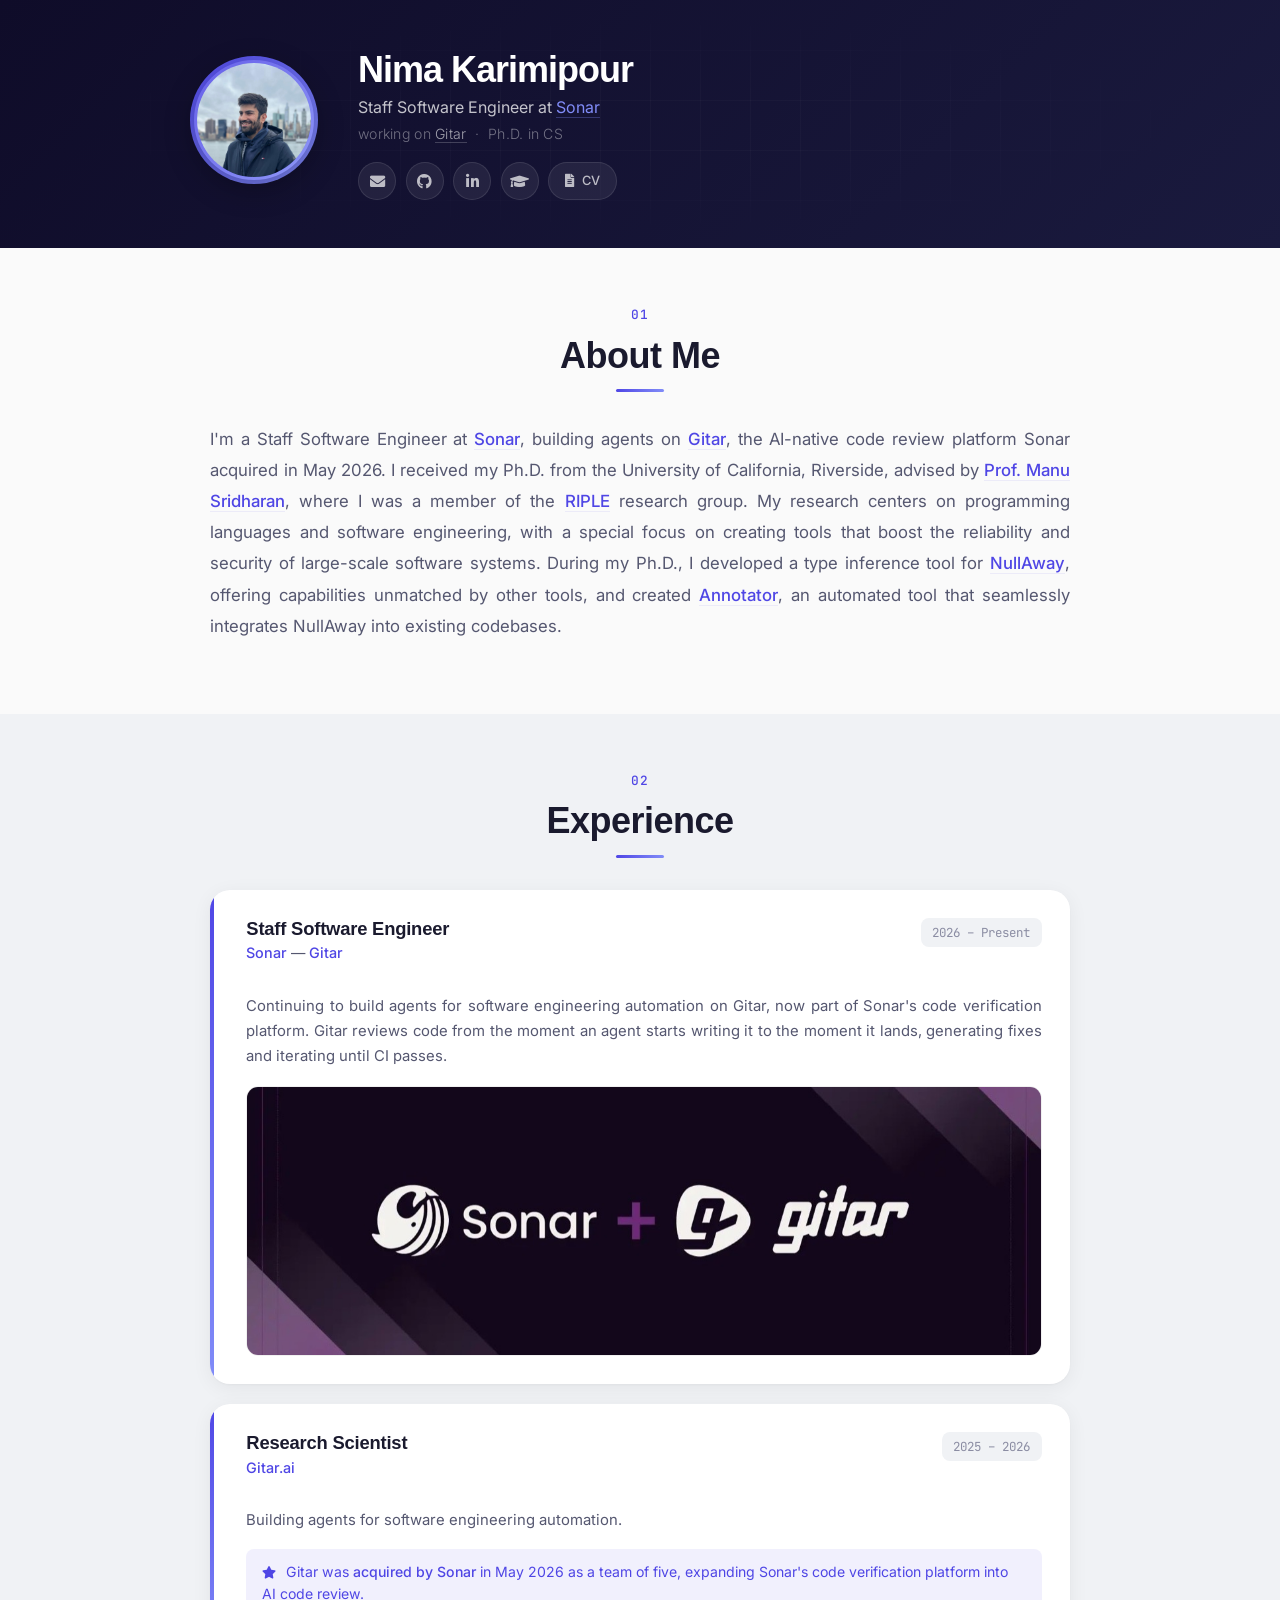
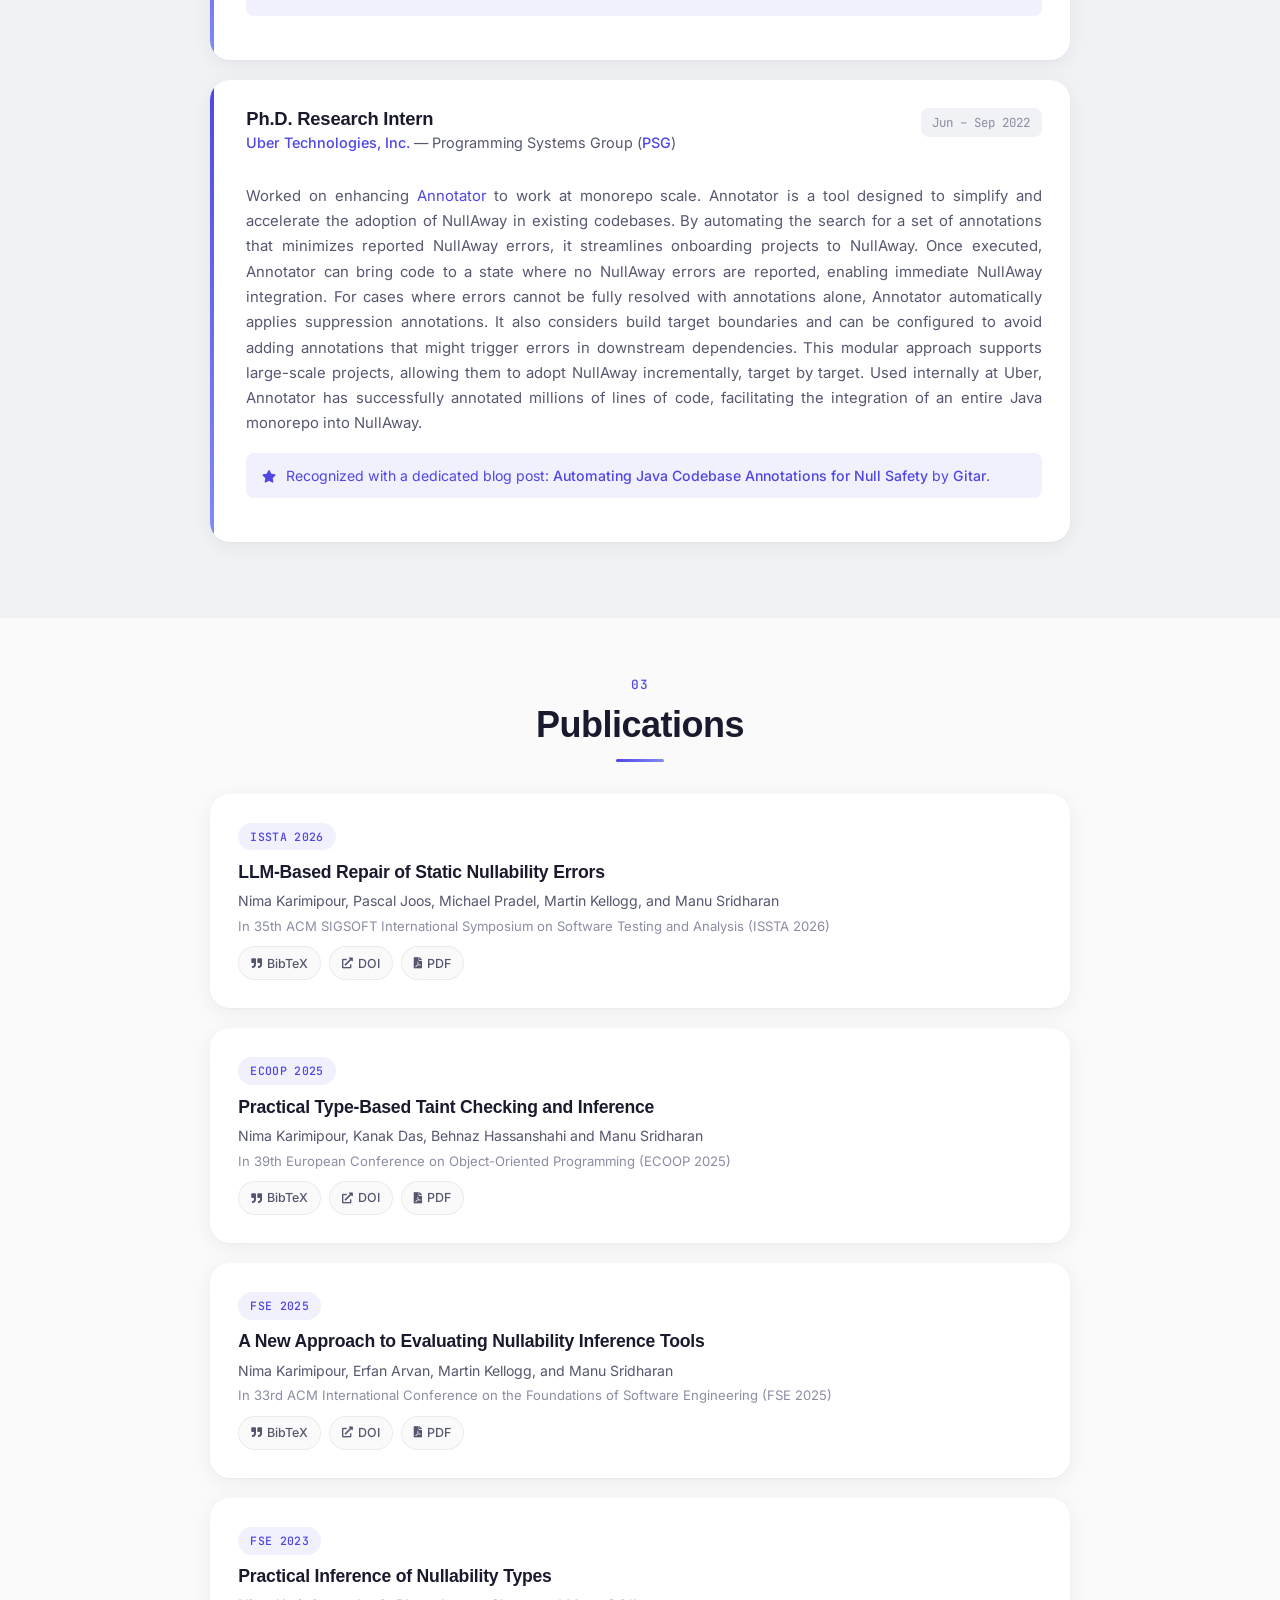
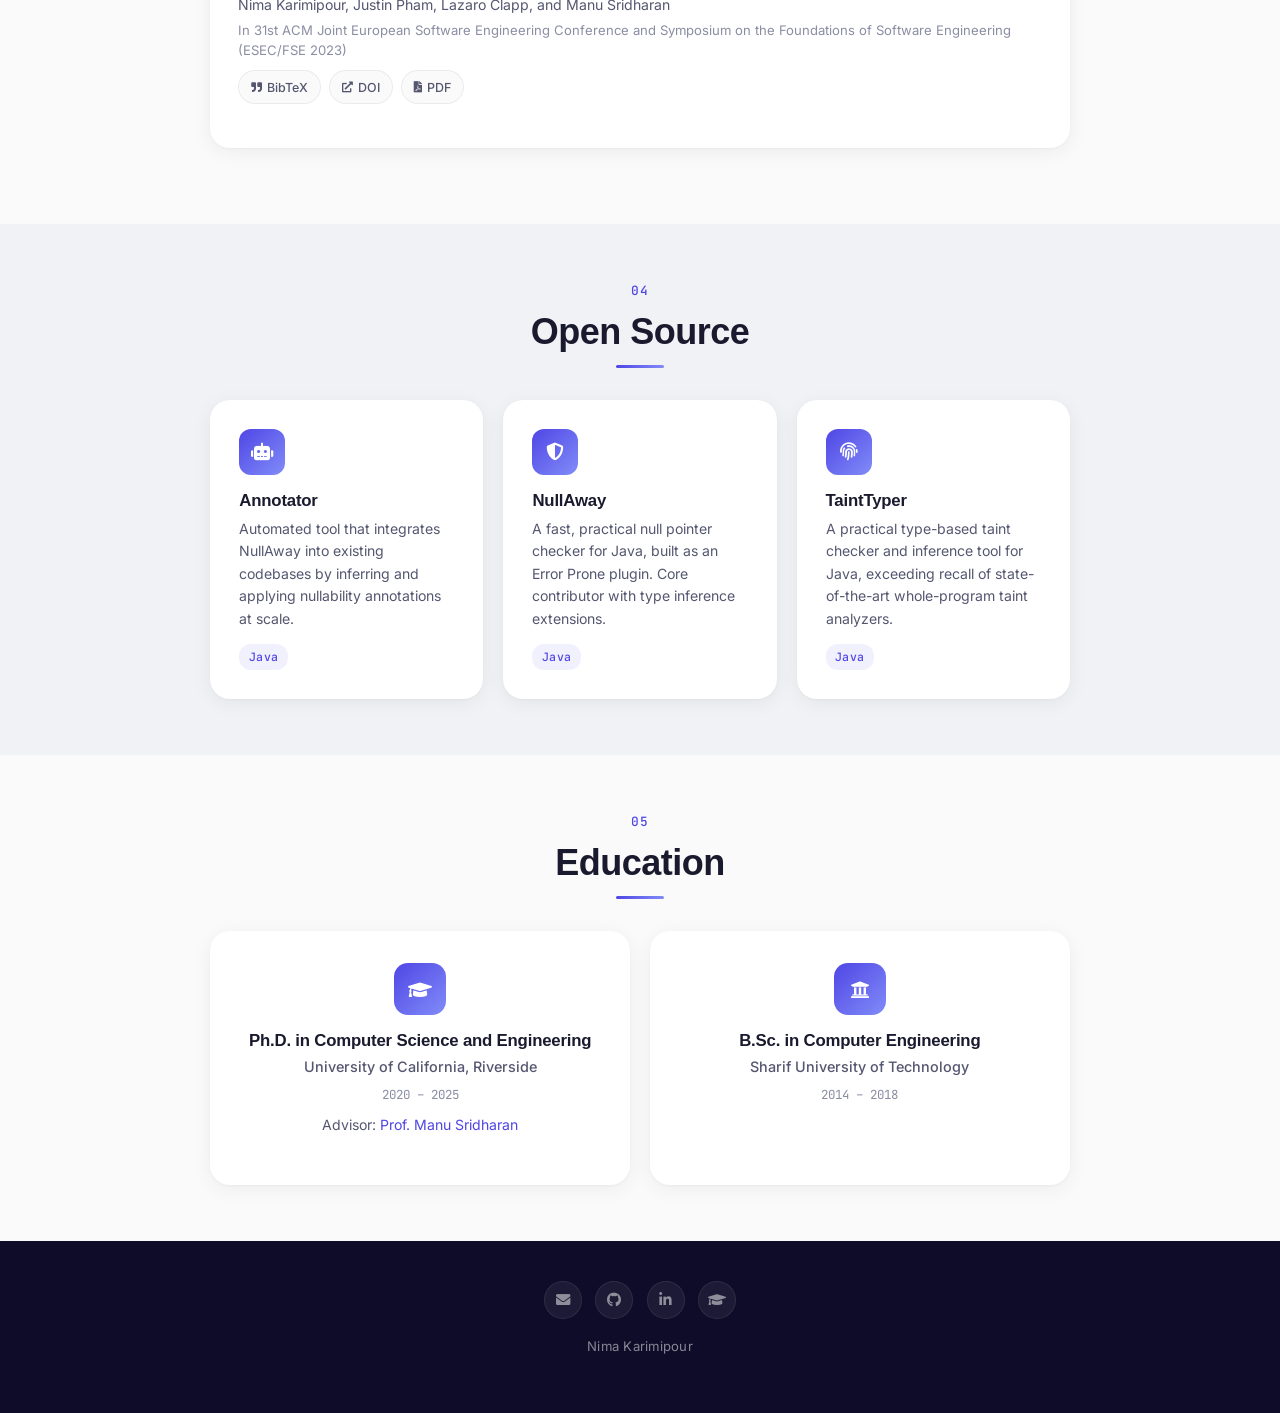
<file: index.html>
<!DOCTYPE html>
<html lang="en-US">

<head>
  <meta name="google-site-verification" content="Sg8JpaxJ1zxccD4x__azOkPp1_37JMCA1VBwecdzd84" />
  <meta name="keywords"
    content="Static Analysis, Nima, Nima Karimipour, Nima K, Computer Science, Sonar, SonarSource, SonarQube, AI Code Review, Code Verification, Gitar, Gitar.ai, Agents, Uber, Uber Technologies, NullAway, Annotator, NullAwayAnnotator, UCR RIPLE, Prof. Manu Sridharan, Java, Software Engineering">
  <meta charset="UTF-8">
  <meta http-equiv="X-UA-Compatible" content="IE=edge">
  <meta name="viewport" content="width=device-width, initial-scale=1">
  <title>Nima Karimipour</title>
  <link rel="preconnect" href="https://fonts.googleapis.com">
  <link rel="preconnect" href="https://fonts.gstatic.com" crossorigin>
  <link href="https://fonts.googleapis.com/css2?family=Inter:wght@300;400;500;600;700;800&family=JetBrains+Mono:wght@400;500&display=swap" rel="stylesheet">
  <link href="css/font-awesome/css/all.min.css?ver=1.2.0" rel="stylesheet">
  <link href="css/bootstrap.min.css?ver=1.2.0" rel="stylesheet">
  <link href="css/main.css?ver=3.1.0" rel="stylesheet">
  <link href="https://unpkg.com/aos@2.3.4/dist/aos.css" rel="stylesheet">
</head>

<body id="top">

  <!-- Navigation -->
  <nav class="navbar-fixed" id="navbar">
    <div class="nav-inner">
      <a href="#top" class="nav-logo">NK</a>
      <div class="nav-links">
        <a href="#about">About</a>
        <a href="#experience">Experience</a>
        <a href="#publications">Publications</a>
        <a href="#projects">Projects</a>
        <a href="#education">Education</a>
        <button class="theme-toggle" id="themeToggle" title="Toggle dark mode">
          <i class="fas fa-moon"></i>
        </button>
      </div>
    </div>
  </nav>

  <!-- Hero Banner -->
  <section class="hero-banner" id="hero">
    <div class="container">
      <div class="hero-row">
        <div class="hero-avatar-col">
          <div class="avatar-ring">
            <img src="images/avatar.jpg" alt="Nima Karimipour" class="hero-avatar" />
          </div>
        </div>
        <div class="hero-info-col">
          <h1 class="hero-name">Nima Karimipour</h1>
          <p class="hero-title">Staff Software Engineer at <a href="https://www.sonarsource.com" target="_blank" rel="noopener noreferrer">Sonar</a></p>
          <p class="hero-subtitle">working on <a href="https://gitar.ai" target="_blank" rel="noopener noreferrer">Gitar</a> &nbsp;&middot;&nbsp; Ph.D. in CS</p>
          <div class="hero-links">
            <a href="mailto:nima.karimipour@sonarsource.com" class="hero-btn" title="Email">
              <i class="fas fa-envelope"></i>
            </a>
            <a href="https://github.com/nimakarimipour" target="_blank" rel="noopener noreferrer" class="hero-btn" title="GitHub">
              <i class="fab fa-github"></i>
            </a>
            <a href="https://www.linkedin.com/in/nima-karimipour-846359144/" target="_blank" rel="noopener noreferrer" class="hero-btn" title="LinkedIn">
              <i class="fab fa-linkedin-in"></i>
            </a>
            <a href="https://scholar.google.com/citations?user=zPD7PukAAAAJ&hl=en" target="_blank" rel="noopener noreferrer" class="hero-btn" title="Google Scholar">
              <i class="fas fa-graduation-cap"></i>
            </a>
            <a href="files/CV.pdf" target="_blank" class="hero-btn hero-btn-outline" title="Download CV">
              <i class="fas fa-file-alt"></i> <span>CV</span>
            </a>
          </div>
        </div>
      </div>
    </div>
  </section>

  <!-- About Section -->
  <section class="section" id="about">
    <div class="container">
      <div class="section-header" data-aos="fade-up">
        <span class="section-tag">01</span>
        <h2 class="section-title">About Me</h2>
        <div class="section-line"></div>
      </div>
      <div class="row justify-content-center" data-aos="fade-up" data-aos-delay="100">
        <div class="col-lg-10">
          <p class="about-text">
            I'm a Staff Software Engineer at <a href="https://www.sonarsource.com">Sonar</a>, building agents on
            <a href="https://gitar.ai">Gitar</a>, the AI-native code review platform Sonar acquired in May 2026.
            I received my Ph.D. from the University of California, Riverside, advised by <a
              href="https://manu.sridharan.net">Prof. Manu Sridharan</a>, where I was a member of the <a
              href="https://riple.cs.ucr.edu/">RIPLE</a> research group. My research centers on programming
            languages and software engineering, with a special focus on creating tools that boost the reliability
            and security of large-scale software systems. During my Ph.D., I developed a type inference tool
            for <a href="https://www.uber.com/blog/nullaway/">NullAway</a>, offering capabilities unmatched by other
            tools, and created <a href="https://github.com/ucr-riple/NullAwayAnnotator">Annotator</a>, an automated
            tool that seamlessly integrates NullAway into existing codebases.
          </p>
        </div>
      </div>
    </div>
  </section>

  <!-- Experience Section -->
  <section class="section section-alt" id="experience">
    <div class="container">
      <div class="section-header" data-aos="fade-up">
        <span class="section-tag">02</span>
        <h2 class="section-title">Experience</h2>
        <div class="section-line"></div>
      </div>
      <div class="row justify-content-center">
        <div class="col-lg-10">
          <div class="exp-card" data-aos="fade-up" data-aos-delay="100">
            <div class="exp-card-accent"></div>
            <div class="exp-card-content">
              <div class="exp-header">
                <div>
                  <h3 class="exp-role">Staff Software Engineer</h3>
                  <p class="exp-company"><a href="https://www.sonarsource.com">Sonar</a> &mdash; <a href="https://gitar.ai">Gitar</a></p>
                </div>
                <span class="exp-date">2026 &ndash; Present</span>
              </div>
              <p class="exp-desc">
                Continuing to build agents for software engineering automation on Gitar, now part of Sonar's
                code verification platform. Gitar reviews code from the moment an agent starts writing it to the
                moment it lands, generating fixes and iterating until CI passes.
              </p>
              <a href="https://www.sonarsource.com/blog/welcoming-gitar-to-sonar/" target="_blank" rel="noopener noreferrer" class="exp-banner">
                <img src="images/sonar-gitar.jpg" alt="Sonar + Gitar" loading="lazy" />
              </a>
            </div>
          </div>

          <div class="exp-card" data-aos="fade-up" data-aos-delay="200">
            <div class="exp-card-accent"></div>
            <div class="exp-card-content">
              <div class="exp-header">
                <div>
                  <h3 class="exp-role">Research Scientist</h3>
                  <p class="exp-company"><a href="https://gitar.ai">Gitar.ai</a></p>
                </div>
                <span class="exp-date">2025 &ndash; 2026</span>
              </div>
              <p class="exp-desc">Building agents for software engineering automation.</p>
              <p class="exp-highlight">
                <i class="fas fa-star"></i>
                Gitar was <a href="https://www.sonarsource.com/company/press-releases/sonar-acquires-gitar/">acquired by Sonar</a> in May 2026 as a team of five, expanding Sonar's code verification platform into AI code review.
              </p>
            </div>
          </div>

          <div class="exp-card" data-aos="fade-up" data-aos-delay="300">
            <div class="exp-card-accent"></div>
            <div class="exp-card-content">
              <div class="exp-header">
                <div>
                  <h3 class="exp-role">Ph.D. Research Intern</h3>
                  <p class="exp-company"><a href="https://uber.com">Uber Technologies, Inc.</a> &mdash; Programming Systems Group (<a href="https://www.uber.com/fr/en/about/science/">PSG</a>)</p>
                </div>
                <span class="exp-date">Jun &ndash; Sep 2022</span>
              </div>
              <p class="exp-desc">
                Worked on enhancing <a href="https://github.com/ucr-riple/NullAwayAnnotator">Annotator</a> to work at
                monorepo scale. Annotator is a tool designed to simplify and accelerate the adoption of NullAway in
                existing codebases. By automating the search for a set of annotations that minimizes reported NullAway
                errors, it streamlines onboarding projects to NullAway. Once executed, Annotator can bring code to a
                state where no NullAway errors are reported, enabling immediate NullAway integration. For cases where
                errors cannot be fully resolved with annotations alone, Annotator automatically applies suppression
                annotations. It also considers build target boundaries and can be configured to avoid adding
                annotations that might trigger errors in downstream dependencies. This modular approach supports
                large-scale projects, allowing them to adopt NullAway incrementally, target by target. Used internally
                at Uber, Annotator has successfully annotated millions of lines of code, facilitating the integration
                of an entire Java monorepo into NullAway.
              </p>
              <p class="exp-highlight">
                <i class="fas fa-star"></i>
                Recognized with a dedicated blog post: <a href="https://gitar.ai/blog/automating-java-codebase-annotations-for-null-safety">Automating Java Codebase Annotations for Null Safety</a> by <a href="https://gitar.ai/">Gitar</a>.
              </p>
            </div>
          </div>
        </div>
      </div>
    </div>
  </section>

  <!-- Publications Section -->
  <section class="section" id="publications">
    <div class="container">
      <div class="section-header" data-aos="fade-up">
        <span class="section-tag">03</span>
        <h2 class="section-title">Publications</h2>
        <div class="section-line"></div>
      </div>
      <div class="row justify-content-center">
        <div class="col-lg-10">

          <div class="pub-card" data-aos="fade-up" data-aos-delay="100">
            <div class="pub-venue-badge">ISSTA 2026</div>
            <h3 class="pub-title">LLM-Based Repair of Static Nullability Errors</h3>
            <p class="pub-authors">Nima Karimipour, Pascal Joos, Michael Pradel, Martin Kellogg, and Manu Sridharan</p>
            <p class="pub-venue-detail">In 35th ACM SIGSOFT International Symposium on Software Testing and Analysis (ISSTA 2026)</p>
            <div class="pub-links">
              <a href="files/papers/issta2026-llm-nullability-repair.bib" class="pub-link"><i class="fas fa-quote-right"></i> BibTeX</a>
              <a href="https://arxiv.org/abs/2507.20674" class="pub-link"><i class="fas fa-external-link-alt"></i> DOI</a>
              <a href="https://arxiv.org/pdf/2507.20674" class="pub-link"><i class="fas fa-file-pdf"></i> PDF</a>
            </div>
          </div>

          <div class="pub-card" data-aos="fade-up" data-aos-delay="150">
            <div class="pub-venue-badge">ECOOP 2025</div>
            <h3 class="pub-title">Practical Type-Based Taint Checking and Inference</h3>
            <p class="pub-authors">Nima Karimipour, Kanak Das, Behnaz Hassanshahi and Manu Sridharan</p>
            <p class="pub-venue-detail">In 39th European Conference on Object-Oriented Programming (ECOOP 2025)</p>
            <div class="pub-links">
              <a href="files/papers/ecoop2025-taint-inference.bib" class="pub-link"><i class="fas fa-quote-right"></i> BibTeX</a>
              <a href="https://arxiv.org/abs/2504.18529" class="pub-link"><i class="fas fa-external-link-alt"></i> DOI</a>
              <a href="files/papers/ecoop2025-taint-inference.pdf" class="pub-link"><i class="fas fa-file-pdf"></i> PDF</a>
            </div>
          </div>

          <div class="pub-card" data-aos="fade-up" data-aos-delay="200">
            <div class="pub-venue-badge">FSE 2025</div>
            <h3 class="pub-title">A New Approach to Evaluating Nullability Inference Tools</h3>
            <p class="pub-authors">Nima Karimipour, Erfan Arvan, Martin Kellogg, and Manu Sridharan</p>
            <p class="pub-venue-detail">In 33rd ACM International Conference on the Foundations of Software Engineering (FSE 2025)</p>
            <div class="pub-links">
              <a href="files/papers/fse2025-nullability-comparison.bib" class="pub-link"><i class="fas fa-quote-right"></i> BibTeX</a>
              <a href="http://dx.doi.org/10.1145/3715732" class="pub-link"><i class="fas fa-external-link-alt"></i> DOI</a>
              <a href="files/papers/fse2025-nullability-comparison.pdf" class="pub-link"><i class="fas fa-file-pdf"></i> PDF</a>
            </div>
          </div>

          <div class="pub-card" data-aos="fade-up" data-aos-delay="250">
            <div class="pub-venue-badge">FSE 2023</div>
            <h3 class="pub-title">Practical Inference of Nullability Types</h3>
            <p class="pub-authors">Nima Karimipour, Justin Pham, Lazaro Clapp, and Manu Sridharan</p>
            <p class="pub-venue-detail">In 31st ACM Joint European Software Engineering Conference and Symposium on the Foundations of Software Engineering (ESEC/FSE 2023)</p>
            <div class="pub-links">
              <a href="https://manu.sridharan.net/pubs_bib.html#karimipour23practical" class="pub-link"><i class="fas fa-quote-right"></i> BibTeX</a>
              <a href="http://dx.doi.org/10.1145/3611643.3616326" class="pub-link"><i class="fas fa-external-link-alt"></i> DOI</a>
              <a href="https://manu.sridharan.net/files/FSE23Practical.pdf" class="pub-link"><i class="fas fa-file-pdf"></i> PDF</a>
            </div>
            <div class="pub-talk" id="presentation-embed-39014105"></div>
            <script src="https://slideslive.com/embed_presentation.js"></script>
            <script>
              document.addEventListener("DOMContentLoaded", function () {
                new SlidesLiveEmbed("presentation-embed-39014105", {
                  presentationId: "39014105",
                  autoPlay: false,
                  verticalEnabled: true,
                });
              });
            </script>
          </div>

        </div>
      </div>
    </div>
  </section>

  <!-- Projects Section -->
  <section class="section section-alt" id="projects">
    <div class="container">
      <div class="section-header" data-aos="fade-up">
        <span class="section-tag">04</span>
        <h2 class="section-title">Open Source</h2>
        <div class="section-line"></div>
      </div>
      <div class="row justify-content-center">
        <div class="col-lg-10">
          <div class="project-grid">

            <a href="https://github.com/ucr-riple/NullAwayAnnotator" target="_blank" rel="noopener noreferrer" class="project-card" data-aos="fade-up" data-aos-delay="100">
              <div class="project-icon"><i class="fas fa-robot"></i></div>
              <h3 class="project-name">Annotator</h3>
              <p class="project-desc">Automated tool that integrates NullAway into existing codebases by inferring and applying nullability annotations at scale.</p>
              <span class="project-tag">Java</span>
            </a>

            <a href="https://github.com/uber/NullAway" target="_blank" rel="noopener noreferrer" class="project-card" data-aos="fade-up" data-aos-delay="200">
              <div class="project-icon"><i class="fas fa-shield-alt"></i></div>
              <h3 class="project-name">NullAway</h3>
              <p class="project-desc">A fast, practical null pointer checker for Java, built as an Error Prone plugin. Core contributor with type inference extensions.</p>
              <span class="project-tag">Java</span>
            </a>

            <a href="https://github.com/ucr-riple/TaintTyper" target="_blank" rel="noopener noreferrer" class="project-card" data-aos="fade-up" data-aos-delay="300">
              <div class="project-icon"><i class="fas fa-fingerprint"></i></div>
              <h3 class="project-name">TaintTyper</h3>
              <p class="project-desc">A practical type-based taint checker and inference tool for Java, exceeding recall of state-of-the-art whole-program taint analyzers.</p>
              <span class="project-tag">Java</span>
            </a>

          </div>
        </div>
      </div>
    </div>
  </section>

  <!-- Education Section -->
  <section class="section" id="education">
    <div class="container">
      <div class="section-header" data-aos="fade-up">
        <span class="section-tag">05</span>
        <h2 class="section-title">Education</h2>
        <div class="section-line"></div>
      </div>
      <div class="row justify-content-center">
        <div class="col-lg-10">
          <div class="edu-grid">

            <div class="edu-card" data-aos="fade-up" data-aos-delay="100">
              <div class="edu-icon"><i class="fas fa-graduation-cap"></i></div>
              <h3 class="edu-degree">Ph.D. in Computer Science and Engineering</h3>
              <p class="edu-school"><a href="https://www.ucr.edu/">University of California, Riverside</a></p>
              <p class="edu-date">2020 &ndash; 2025</p>
              <p class="edu-detail">Advisor: <a href="https://manu.sridharan.net/">Prof. Manu Sridharan</a></p>
            </div>

            <div class="edu-card" data-aos="fade-up" data-aos-delay="200">
              <div class="edu-icon"><i class="fas fa-university"></i></div>
              <h3 class="edu-degree">B.Sc. in Computer Engineering</h3>
              <p class="edu-school"><a href="https://en.sharif.edu">Sharif University of Technology</a></p>
              <p class="edu-date">2014 &ndash; 2018</p>
            </div>

          </div>
        </div>
      </div>
    </div>
  </section>

  <!-- Footer -->
  <footer class="site-footer">
    <div class="container">
      <div class="footer-content">
        <div class="footer-links">
          <a href="mailto:nima.karimipour@sonarsource.com" title="Email"><i class="fas fa-envelope"></i></a>
          <a href="https://github.com/nimakarimipour" target="_blank" rel="noopener noreferrer" title="GitHub"><i class="fab fa-github"></i></a>
          <a href="https://www.linkedin.com/in/nima-karimipour-846359144/" target="_blank" rel="noopener noreferrer" title="LinkedIn"><i class="fab fa-linkedin-in"></i></a>
          <a href="https://scholar.google.com/citations?user=zPD7PukAAAAJ&hl=en" target="_blank" rel="noopener noreferrer" title="Google Scholar"><i class="fas fa-graduation-cap"></i></a>
        </div>
        <p class="footer-text">Nima Karimipour</p>
      </div>
    </div>
  </footer>

  <script src="scripts/bootstrap.bundle.min.js?ver=1.2.0"></script>
  <script src="https://unpkg.com/aos@2.3.4/dist/aos.js"></script>
  <script src="scripts/main.js?ver=3.1.0"></script>
</body>

</html>
</file>
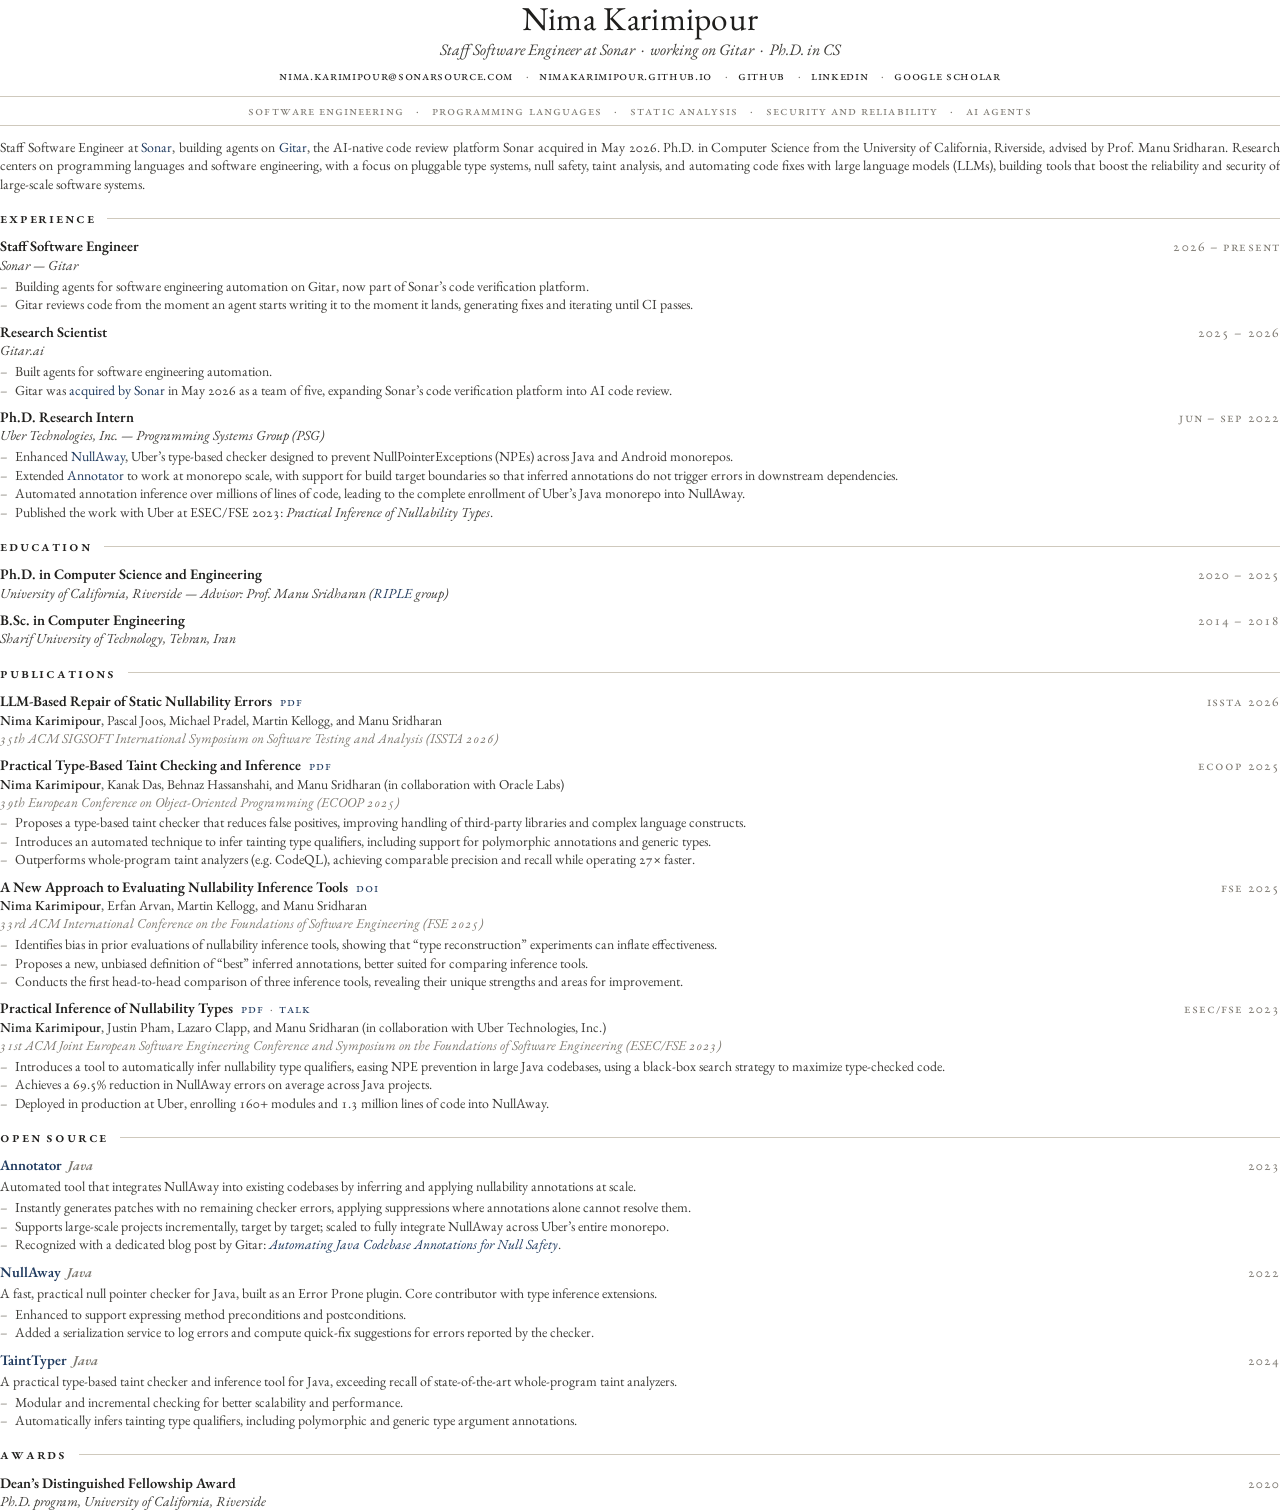
<file: cv/cv.html>
<!DOCTYPE html>
<html lang="en">
<head>
<meta charset="UTF-8">
<title>Nima Karimipour — CV</title>
<link rel="preconnect" href="https://fonts.googleapis.com">
<link rel="preconnect" href="https://fonts.gstatic.com" crossorigin>
<link href="https://fonts.googleapis.com/css2?family=EB+Garamond:ital,wght@0,400;0,500;0,600;1,400&display=swap" rel="stylesheet">
<style>
  @page { size: Letter; margin: 0.5in 0.65in 0.5in; }

  :root {
    --ink: #1f1e1c;
    --ink-2: #3d3b37;
    --ink-3: #7d7971;
    --rule: #cfc9bd;
    --accent: #1f3a5f;
  }

  * { box-sizing: border-box; }
  html, body { margin: 0; padding: 0; }
  body {
    font-family: 'EB Garamond', Garamond, Georgia, serif;
    font-size: 10.4pt;
    line-height: 1.33;
    color: var(--ink-2);
    font-feature-settings: "kern", "liga", "onum";
    -webkit-print-color-adjust: exact;
    print-color-adjust: exact;
  }
  h1, h2, h3, p, ul { margin: 0; padding: 0; }
  a { color: var(--accent); text-decoration: none; }

  .sc { font-variant-caps: all-small-caps; letter-spacing: 0.08em; }

  /* Header */
  header { text-align: center; }
  h1 {
    font-weight: 400;
    font-size: 25pt;
    letter-spacing: 0.01em;
    color: var(--ink);
    line-height: 1.1;
  }
  .role { margin-top: 2pt; font-style: italic; font-size: 12pt; }
  .contact {
    margin-top: 5pt;
    font-size: 10pt;
    font-variant-caps: all-small-caps;
    letter-spacing: 0.05em;
  }
    .contact span { white-space: nowrap; }
  .contact span + span::before { content: "\00B7"; margin: 0 7pt; color: var(--ink-3); }
  .contact a { color: var(--ink); }
  .interests {
    margin-top: 8pt;
    padding: 4pt 0;
    border-top: 0.6pt solid var(--rule);
    border-bottom: 0.6pt solid var(--rule);
    font-size: 10pt;
    font-variant-caps: all-small-caps;
    letter-spacing: 0.08em;
    color: var(--ink-3);
  }
  .interests span + span::before { content: "\00B7"; margin: 0 9pt; }

  .summary { margin-top: 9pt; text-align: justify; hyphens: auto; }

  /* Sections */
  section { margin-top: 11pt; }
  h2 {
    display: flex;
    align-items: center;
    gap: 9pt;
    margin-bottom: 6pt;
    font-weight: 500;
    font-size: 11.5pt;
    font-variant-caps: all-small-caps;
    letter-spacing: 0.12em;
    color: var(--ink);
    break-after: avoid;
  }
  h2::after { content: ""; flex: 1; height: 0.6pt; background: var(--rule); }

  .item { break-inside: avoid; }
  .item + .item { margin-top: 6pt; }
  .head { display: flex; justify-content: space-between; align-items: baseline; gap: 12pt; }
  h3 { font-weight: 600; font-size: 10.9pt; color: var(--ink); }
  .date {
    flex-shrink: 0;
    font-variant-caps: all-small-caps;
    letter-spacing: 0.08em;
    color: var(--ink-3);
    font-size: 10.4pt;
  }
  .org { font-style: italic; }
  .meta { font-size: 10.2pt; }
  .meta .me { color: var(--ink); font-weight: 500; }
  .venue { font-style: italic; color: var(--ink-3); font-size: 10.2pt; }

  ul.b { margin-top: 2pt; list-style: none; }
  ul.b li { position: relative; padding-left: 11pt; }
  ul.b li::before { content: "\2013"; position: absolute; left: 0; color: var(--ink-3); }
  p.desc { margin-top: 2pt; }

  .links { font-variant-caps: all-small-caps; letter-spacing: 0.08em; font-size: 10pt; font-weight: 400; margin-left: 4pt; }
  .links a + a::before { content: "\00B7"; margin: 0 4pt; color: var(--ink-3); }
</style>
</head>
<body>

<header>
  <h1>Nima Karimipour</h1>
  <p class="role">Staff Software Engineer at Sonar &nbsp;&middot;&nbsp; working on Gitar &nbsp;&middot;&nbsp; Ph.D. in CS</p>
  <p class="contact">
    <span><a href="mailto:nima.karimipour@sonarsource.com">nima.karimipour@sonarsource.com</a></span>
    <span><a href="https://nimakarimipour.github.io">nimakarimipour.github.io</a></span>
    <span><a href="https://github.com/nimakarimipour">GitHub</a></span>
    <span><a href="https://www.linkedin.com/in/nima-karimipour-846359144/">LinkedIn</a></span>
    <span><a href="https://scholar.google.com/citations?user=zPD7PukAAAAJ&hl=en">Google Scholar</a></span>
  </p>
  <p class="interests">
    <span>Software Engineering</span><span>Programming Languages</span><span>Static Analysis</span><span>Security and Reliability</span><span>AI Agents</span>
  </p>
</header>

<p class="summary">
  Staff Software Engineer at <a href="https://www.sonarsource.com">Sonar</a>, building agents on
  <a href="https://gitar.ai">Gitar</a>, the AI-native code review platform Sonar acquired in May 2026.
  Ph.D. in Computer Science from the University of California, Riverside, advised by Prof. Manu Sridharan.
  Research centers on programming languages and software engineering, with a focus on pluggable type systems,
  null safety, taint analysis, and automating code fixes with large language models (LLMs), building tools that
  boost the reliability and security of large-scale software systems.
</p>

<section>
  <h2>Experience</h2>

  <div class="item">
    <div class="head"><h3>Staff Software Engineer</h3><span class="date">2026 &ndash; Present</span></div>
    <p class="org">Sonar &mdash; Gitar</p>
    <ul class="b">
      <li>Building agents for software engineering automation on Gitar, now part of Sonar&rsquo;s code verification platform.</li>
      <li>Gitar reviews code from the moment an agent starts writing it to the moment it lands, generating fixes and iterating until CI passes.</li>
    </ul>
  </div>

  <div class="item">
    <div class="head"><h3>Research Scientist</h3><span class="date">2025 &ndash; 2026</span></div>
    <p class="org">Gitar.ai</p>
    <ul class="b">
      <li>Built agents for software engineering automation.</li>
      <li>Gitar was <a href="https://www.sonarsource.com/company/press-releases/sonar-acquires-gitar/">acquired by Sonar</a> in May 2026 as a team of five, expanding Sonar&rsquo;s code verification platform into AI code review.</li>
    </ul>
  </div>

  <div class="item">
    <div class="head"><h3>Ph.D. Research Intern</h3><span class="date">Jun &ndash; Sep 2022</span></div>
    <p class="org">Uber Technologies, Inc. &mdash; Programming Systems Group (PSG)</p>
    <ul class="b">
      <li>Enhanced <a href="https://github.com/uber/NullAway">NullAway</a>, Uber&rsquo;s type-based checker designed to prevent NullPointerExceptions (NPEs) across Java and Android monorepos.</li>
      <li>Extended <a href="https://github.com/ucr-riple/NullAwayAnnotator">Annotator</a> to work at monorepo scale, with support for build target boundaries so that inferred annotations do not trigger errors in downstream dependencies.</li>
      <li>Automated annotation inference over millions of lines of code, leading to the complete enrollment of Uber&rsquo;s Java monorepo into NullAway.</li>
      <li>Published the work with Uber at ESEC/FSE 2023: <em>Practical Inference of Nullability Types</em>.</li>
    </ul>
  </div>
</section>

<section>
  <h2>Education</h2>
  <div class="item">
    <div class="head"><h3>Ph.D. in Computer Science and Engineering</h3><span class="date">2020 &ndash; 2025</span></div>
    <p class="org">University of California, Riverside &mdash; Advisor: Prof. Manu Sridharan (<a href="https://riple.cs.ucr.edu/">RIPLE</a> group)</p>
  </div>
  <div class="item">
    <div class="head"><h3>B.Sc. in Computer Engineering</h3><span class="date">2014 &ndash; 2018</span></div>
    <p class="org">Sharif University of Technology, Tehran, Iran</p>
  </div>
</section>

<section>
  <h2>Publications</h2>

  <div class="item">
    <div class="head"><h3>LLM-Based Repair of Static Nullability Errors <span class="links"><a href="https://arxiv.org/pdf/2507.20674">pdf</a></span></h3><span class="date">ISSTA 2026</span></div>
    <p class="meta"><span class="me">Nima Karimipour</span>, Pascal Joos, Michael Pradel, Martin Kellogg, and Manu Sridharan</p>
    <p class="venue">35th ACM SIGSOFT International Symposium on Software Testing and Analysis (ISSTA 2026)</p>
  </div>

  <div class="item">
    <div class="head"><h3>Practical Type-Based Taint Checking and Inference <span class="links"><a href="https://arxiv.org/abs/2504.18529">pdf</a></span></h3><span class="date">ECOOP 2025</span></div>
    <p class="meta"><span class="me">Nima Karimipour</span>, Kanak Das, Behnaz Hassanshahi, and Manu Sridharan (in collaboration with Oracle Labs)</p>
    <p class="venue">39th European Conference on Object-Oriented Programming (ECOOP 2025)</p>
    <ul class="b">
      <li>Proposes a type-based taint checker that reduces false positives, improving handling of third-party libraries and complex language constructs.</li>
      <li>Introduces an automated technique to infer tainting type qualifiers, including support for polymorphic annotations and generic types.</li>
      <li>Outperforms whole-program taint analyzers (e.g. CodeQL), achieving comparable precision and recall while operating 27&times; faster.</li>
    </ul>
  </div>

  <div class="item">
    <div class="head"><h3>A New Approach to Evaluating Nullability Inference Tools <span class="links"><a href="http://dx.doi.org/10.1145/3715732">doi</a></span></h3><span class="date">FSE 2025</span></div>
    <p class="meta"><span class="me">Nima Karimipour</span>, Erfan Arvan, Martin Kellogg, and Manu Sridharan</p>
    <p class="venue">33rd ACM International Conference on the Foundations of Software Engineering (FSE 2025)</p>
    <ul class="b">
      <li>Identifies bias in prior evaluations of nullability inference tools, showing that &ldquo;type reconstruction&rdquo; experiments can inflate effectiveness.</li>
      <li>Proposes a new, unbiased definition of &ldquo;best&rdquo; inferred annotations, better suited for comparing inference tools.</li>
      <li>Conducts the first head-to-head comparison of three inference tools, revealing their unique strengths and areas for improvement.</li>
    </ul>
  </div>

  <div class="item">
    <div class="head"><h3>Practical Inference of Nullability Types <span class="links"><a href="https://manu.sridharan.net/files/FSE23Practical.pdf">pdf</a><a href="https://slideslive.com/39014105">talk</a></span></h3><span class="date">ESEC/FSE 2023</span></div>
    <p class="meta"><span class="me">Nima Karimipour</span>, Justin Pham, Lazaro Clapp, and Manu Sridharan (in collaboration with Uber Technologies, Inc.)</p>
    <p class="venue">31st ACM Joint European Software Engineering Conference and Symposium on the Foundations of Software Engineering (ESEC/FSE 2023)</p>
    <ul class="b">
      <li>Introduces a tool to automatically infer nullability type qualifiers, easing NPE prevention in large Java codebases, using a black-box search strategy to maximize type-checked code.</li>
      <li>Achieves a 69.5% reduction in NullAway errors on average across Java projects.</li>
      <li>Deployed in production at Uber, enrolling 160+ modules and 1.3 million lines of code into NullAway.</li>
    </ul>
  </div>
</section>

<section>
  <h2>Open Source</h2>

  <div class="item">
    <div class="head"><h3><a href="https://github.com/ucr-riple/NullAwayAnnotator">Annotator</a> <span class="venue">&nbsp;Java</span></h3><span class="date">2023</span></div>
    <p class="desc">Automated tool that integrates NullAway into existing codebases by inferring and applying nullability annotations at scale.</p>
    <ul class="b">
      <li>Instantly generates patches with no remaining checker errors, applying suppressions where annotations alone cannot resolve them.</li>
      <li>Supports large-scale projects incrementally, target by target; scaled to fully integrate NullAway across Uber&rsquo;s entire monorepo.</li>
      <li>Recognized with a dedicated blog post by Gitar: <a href="https://gitar.ai/blog/automating-java-codebase-annotations-for-null-safety"><em>Automating Java Codebase Annotations for Null Safety</em></a>.</li>
    </ul>
  </div>

  <div class="item">
    <div class="head"><h3><a href="https://github.com/uber/NullAway">NullAway</a> <span class="venue">&nbsp;Java</span></h3><span class="date">2022</span></div>
    <p class="desc">A fast, practical null pointer checker for Java, built as an Error Prone plugin. Core contributor with type inference extensions.</p>
    <ul class="b">
      <li>Enhanced to support expressing method preconditions and postconditions.</li>
      <li>Added a serialization service to log errors and compute quick-fix suggestions for errors reported by the checker.</li>
    </ul>
  </div>

  <div class="item">
    <div class="head"><h3><a href="https://github.com/ucr-riple/TaintTyper">TaintTyper</a> <span class="venue">&nbsp;Java</span></h3><span class="date">2024</span></div>
    <p class="desc">A practical type-based taint checker and inference tool for Java, exceeding recall of state-of-the-art whole-program taint analyzers.</p>
    <ul class="b">
      <li>Modular and incremental checking for better scalability and performance.</li>
      <li>Automatically infers tainting type qualifiers, including polymorphic and generic type argument annotations.</li>
    </ul>
  </div>
</section>

<section>
  <h2>Awards</h2>
  <div class="item">
    <div class="head"><h3>Dean&rsquo;s Distinguished Fellowship Award</h3><span class="date">2020</span></div>
    <p class="org">Ph.D. program, University of California, Riverside</p>
  </div>
</section>

</body>
</html>
</file>
<file: css/main.css>
/* ======================================================
   NIMA KARIMIPOUR — Personal Website
   Modern, clean, professional design
   ====================================================== */

/* --- Reset & Base --- */
*, *::before, *::after {
  margin: 0;
  padding: 0;
  box-sizing: border-box;
}

:root {
  --color-bg: #fafafa;
  --color-bg-alt: #f0f2f5;
  --color-surface: #ffffff;
  --color-text: #1a1a2e;
  --color-text-secondary: #555770;
  --color-text-muted: #8b8da3;
  --color-accent: #4f46e5;
  --color-accent-light: #818cf8;
  --color-accent-bg: rgba(79, 70, 229, 0.08);
  --color-border: rgba(0, 0, 0, 0.06);
  --color-dark: #0f0c29;
  --color-dark-mid: #1a1a3e;
  --font-sans: 'Inter', -apple-system, BlinkMacSystemFont, 'Segoe UI', sans-serif;
  --font-mono: 'JetBrains Mono', 'Fira Code', monospace;
  --radius-sm: 8px;
  --radius-md: 12px;
  --radius-lg: 20px;
  --shadow-sm: 0 1px 3px rgba(0, 0, 0, 0.04), 0 1px 2px rgba(0, 0, 0, 0.06);
  --shadow-md: 0 4px 20px rgba(0, 0, 0, 0.06), 0 1px 3px rgba(0, 0, 0, 0.04);
  --shadow-lg: 0 10px 40px rgba(0, 0, 0, 0.08), 0 2px 6px rgba(0, 0, 0, 0.04);
  --transition-fast: 0.2s cubic-bezier(0.4, 0, 0.2, 1);
  --transition-smooth: 0.4s cubic-bezier(0.4, 0, 0.2, 1);
}

/* --- Dark Mode --- */
[data-theme="dark"] {
  --color-bg: #0f0f1a;
  --color-bg-alt: #161625;
  --color-surface: #1c1c30;
  --color-text: #e4e4ef;
  --color-text-secondary: #a0a0bb;
  --color-text-muted: #6b6b85;
  --color-accent: #818cf8;
  --color-accent-light: #a5b4fc;
  --color-accent-bg: rgba(129, 140, 248, 0.12);
  --color-border: rgba(255, 255, 255, 0.08);
  --color-dark: #08081a;
  --color-dark-mid: #0e0e24;
  --shadow-sm: 0 1px 3px rgba(0, 0, 0, 0.2), 0 1px 2px rgba(0, 0, 0, 0.3);
  --shadow-md: 0 4px 20px rgba(0, 0, 0, 0.25), 0 1px 3px rgba(0, 0, 0, 0.2);
  --shadow-lg: 0 10px 40px rgba(0, 0, 0, 0.35), 0 2px 6px rgba(0, 0, 0, 0.2);
}

[data-theme="dark"] .navbar-fixed.visible {
  background: rgba(15, 15, 26, 0.85);
}

[data-theme="dark"] .nav-logo {
  color: var(--color-text) !important;
}

[data-theme="dark"] .nav-links a {
  color: var(--color-text-secondary) !important;
}

[data-theme="dark"] .nav-links a:hover {
  color: var(--color-text) !important;
}

html {
  scroll-behavior: smooth;
  -webkit-font-smoothing: antialiased;
  -moz-osx-font-smoothing: grayscale;
}

body {
  font-family: var(--font-sans);
  background-color: var(--color-bg);
  color: var(--color-text);
  line-height: 1.7;
  font-size: 16px;
  overflow-x: hidden;
}

a {
  color: var(--color-accent);
  text-decoration: none;
  transition: color var(--transition-fast);
}

a:hover {
  color: var(--color-accent-light);
}

/* --- Navigation --- */
.navbar-fixed {
  position: fixed;
  top: 0;
  left: 0;
  right: 0;
  z-index: 1000;
  padding: 0 2rem;
  transform: translateY(-100%);
  transition: transform var(--transition-smooth), background var(--transition-smooth), box-shadow var(--transition-smooth);
}

.navbar-fixed.visible {
  transform: translateY(0);
  background: rgba(255, 255, 255, 0.85);
  backdrop-filter: blur(20px) saturate(180%);
  -webkit-backdrop-filter: blur(20px) saturate(180%);
  box-shadow: 0 1px 0 var(--color-border), var(--shadow-sm);
}

.nav-inner {
  max-width: 1100px;
  margin: 0 auto;
  display: flex;
  align-items: center;
  justify-content: space-between;
  height: 56px;
}

.nav-logo {
  font-weight: 800;
  font-size: 1.25rem;
  color: var(--color-text) !important;
  letter-spacing: -0.5px;
}

.nav-links {
  display: flex;
  gap: 2rem;
}

.nav-links a {
  font-size: 0.875rem;
  font-weight: 500;
  color: var(--color-text-secondary) !important;
  letter-spacing: 0.01em;
  position: relative;
  padding: 4px 0;
}

.nav-links a::after {
  content: '';
  position: absolute;
  bottom: 0;
  left: 0;
  width: 0;
  height: 2px;
  background: var(--color-accent);
  border-radius: 1px;
  transition: width var(--transition-fast);
}

.nav-links a:hover::after {
  width: 100%;
}

.nav-links a:hover {
  color: var(--color-text) !important;
}

/* --- Hero Banner (compact) --- */
.hero-banner {
  background: linear-gradient(135deg, var(--color-dark), var(--color-dark-mid));
  padding: 3rem 2rem;
  position: relative;
  overflow: hidden;
}

.hero-banner::before {
  content: '';
  position: absolute;
  inset: 0;
  background-image:
    linear-gradient(rgba(255, 255, 255, 0.025) 1px, transparent 1px),
    linear-gradient(90deg, rgba(255, 255, 255, 0.025) 1px, transparent 1px);
  background-size: 50px 50px;
  mask-image: radial-gradient(ellipse 70% 70% at 50% 50%, black 20%, transparent 70%);
  -webkit-mask-image: radial-gradient(ellipse 70% 70% at 50% 50%, black 20%, transparent 70%);
  pointer-events: none;
}

.hero-row {
  display: flex;
  align-items: center;
  gap: 2.5rem;
  max-width: 900px;
  margin: 0 auto;
  position: relative;
  z-index: 1;
}

.hero-avatar-col {
  flex-shrink: 0;
}

.avatar-ring {
  position: relative;
  display: inline-block;
  padding: 4px;
  border-radius: 50%;
  background: linear-gradient(135deg, var(--color-accent), var(--color-accent-light), #c084fc, var(--color-accent));
  background-size: 300% 300%;
  animation: ring-shimmer 4s ease infinite;
}

@keyframes ring-shimmer {
  0%, 100% { background-position: 0% 50%; }
  50% { background-position: 100% 50%; }
}

.hero-avatar {
  width: 120px;
  height: 120px;
  border-radius: 50%;
  object-fit: cover;
  border: 3px solid rgba(255, 255, 255, 0.12);
  box-shadow: 0 8px 30px rgba(0, 0, 0, 0.3);
  display: block;
}

.hero-info-col {
  min-width: 0;
}

.hero-name {
  font-size: clamp(1.75rem, 3.5vw, 2.25rem);
  font-weight: 800;
  color: #ffffff;
  letter-spacing: -1px;
  margin-bottom: 0.15rem;
  line-height: 1.2;
}

.hero-title {
  font-size: 1rem;
  color: rgba(255, 255, 255, 0.75);
  font-weight: 400;
  margin-bottom: 0.1rem;
}

.hero-title a {
  color: var(--color-accent-light);
  border-bottom: 1px solid rgba(129, 140, 248, 0.3);
  transition: border-color var(--transition-fast), color var(--transition-fast);
}

.hero-title a:hover {
  color: #c4b5fd;
  border-color: rgba(196, 181, 253, 0.5);
}

.hero-subtitle {
  font-size: 0.88rem;
  color: rgba(255, 255, 255, 0.4);
  font-weight: 300;
  margin-bottom: 1rem;
  letter-spacing: 0.02em;
}

.hero-subtitle a {
  color: rgba(255, 255, 255, 0.6);
  border-bottom: 1px solid rgba(255, 255, 255, 0.2);
  transition: border-color var(--transition-fast), color var(--transition-fast);
}

.hero-subtitle a:hover {
  color: var(--color-accent-light);
  border-color: rgba(129, 140, 248, 0.5);
}

/* --- Hero Buttons --- */
.hero-links {
  display: flex;
  align-items: center;
  gap: 0.6rem;
  flex-wrap: wrap;
}

.hero-btn {
  display: inline-flex;
  align-items: center;
  justify-content: center;
  width: 38px;
  height: 38px;
  border-radius: 50%;
  background: rgba(255, 255, 255, 0.07);
  border: 1px solid rgba(255, 255, 255, 0.1);
  color: rgba(255, 255, 255, 0.7) !important;
  font-size: 0.95rem;
  transition: all var(--transition-fast);
}

.hero-btn:hover {
  background: rgba(255, 255, 255, 0.15);
  border-color: rgba(255, 255, 255, 0.22);
  color: #ffffff !important;
  transform: translateY(-2px);
  box-shadow: 0 6px 20px rgba(0, 0, 0, 0.2);
}

.hero-btn-outline {
  width: auto;
  border-radius: 20px;
  padding: 0 1rem;
  gap: 0.4rem;
  font-size: 0.8rem;
  font-weight: 500;
}

/* --- Sections --- */
.section {
  padding: 3.5rem 2rem;
}

.section-alt {
  background-color: var(--color-bg-alt);
}

.section-header {
  text-align: center;
  margin-bottom: 2rem;
}

.section-tag {
  font-family: var(--font-mono);
  font-size: 0.8rem;
  font-weight: 500;
  color: var(--color-accent);
  letter-spacing: 0.05em;
  display: block;
  margin-bottom: 0.5rem;
}

.section-title {
  font-size: clamp(1.75rem, 3vw, 2.25rem);
  font-weight: 700;
  letter-spacing: -0.5px;
  color: var(--color-text);
  margin-bottom: 0.75rem;
}

.section-line {
  width: 48px;
  height: 3px;
  background: linear-gradient(90deg, var(--color-accent), var(--color-accent-light));
  border-radius: 2px;
  margin: 0 auto;
}

/* --- About --- */
.about-text {
  font-size: 1.05rem;
  line-height: 1.85;
  color: var(--color-text-secondary);
  text-align: justify;
}

.about-text a {
  font-weight: 500;
  border-bottom: 1px solid var(--color-accent-bg);
  transition: border-color var(--transition-fast);
}

.about-text a:hover {
  border-color: var(--color-accent);
}

/* --- Experience Cards --- */
.exp-card {
  position: relative;
  background: var(--color-surface);
  border-radius: var(--radius-lg);
  overflow: hidden;
  margin-bottom: 1.25rem;
  box-shadow: var(--shadow-md);
  transition: transform var(--transition-smooth), box-shadow var(--transition-smooth);
}

.exp-card:hover {
  transform: translateY(-3px);
  box-shadow: var(--shadow-lg);
}

.exp-card-accent {
  position: absolute;
  top: 0;
  left: 0;
  width: 4px;
  height: 100%;
  background: linear-gradient(180deg, var(--color-accent), var(--color-accent-light));
  border-radius: 0 2px 2px 0;
}

.exp-card-content {
  padding: 1.75rem 1.75rem 1.75rem 2.25rem;
}

.exp-header {
  display: flex;
  justify-content: space-between;
  align-items: flex-start;
  margin-bottom: 0.75rem;
  gap: 1rem;
}

.exp-role {
  font-size: 1.15rem;
  font-weight: 700;
  color: var(--color-text);
  margin-bottom: 0.1rem;
  letter-spacing: -0.2px;
}

.exp-company {
  font-size: 0.9rem;
  color: var(--color-text-secondary);
}

.exp-company a {
  font-weight: 500;
}

.exp-date {
  font-family: var(--font-mono);
  font-size: 0.78rem;
  color: var(--color-text-muted);
  white-space: nowrap;
  background: var(--color-bg-alt);
  padding: 0.25rem 0.7rem;
  border-radius: var(--radius-sm);
  flex-shrink: 0;
}

.exp-desc {
  font-size: 0.93rem;
  line-height: 1.7;
  color: var(--color-text-secondary);
  text-align: justify;
}

.exp-highlight {
  margin-top: 0.75rem;
  padding: 0.75rem 1rem;
  background: var(--color-accent-bg);
  border-radius: var(--radius-sm);
  font-size: 0.88rem;
  color: var(--color-accent);
  line-height: 1.5;
}

.exp-highlight i {
  margin-right: 0.35rem;
  font-size: 0.78rem;
}

.exp-highlight a {
  font-weight: 500;
}

.exp-banner {
  display: block;
  margin-top: 1rem;
  border-radius: var(--radius-md);
  overflow: hidden;
  border: 1px solid var(--color-border);
  transition: transform var(--transition-fast), box-shadow var(--transition-fast);
}

.exp-banner img {
  display: block;
  width: 100%;
  height: auto;
}

.exp-banner:hover {
  transform: translateY(-2px);
  box-shadow: var(--shadow-md);
}

/* --- Publication Cards --- */
.pub-card {
  background: var(--color-surface);
  border-radius: var(--radius-lg);
  padding: 1.75rem;
  margin-bottom: 1.25rem;
  box-shadow: var(--shadow-md);
  transition: transform var(--transition-smooth), box-shadow var(--transition-smooth);
  position: relative;
}

.pub-card:hover {
  transform: translateY(-3px);
  box-shadow: var(--shadow-lg);
}

.pub-venue-badge {
  display: inline-block;
  font-family: var(--font-mono);
  font-size: 0.72rem;
  font-weight: 500;
  color: var(--color-accent);
  background: var(--color-accent-bg);
  padding: 0.25rem 0.75rem;
  border-radius: 20px;
  margin-bottom: 0.6rem;
  letter-spacing: 0.03em;
}

.pub-title {
  font-size: 1.1rem;
  font-weight: 700;
  color: var(--color-text);
  margin-bottom: 0.35rem;
  letter-spacing: -0.2px;
  line-height: 1.4;
}

.pub-authors {
  font-size: 0.88rem;
  color: var(--color-text-secondary);
  margin-bottom: 0.35rem;
  line-height: 1.5;
}

.pub-venue-detail {
  font-size: 0.82rem;
  color: var(--color-text-muted);
  margin-bottom: 0.6rem;
  line-height: 1.5;
}

.pub-links {
  display: flex;
  gap: 0.5rem;
  flex-wrap: wrap;
}

.pub-link {
  display: inline-flex;
  align-items: center;
  gap: 0.3rem;
  font-size: 0.78rem;
  font-weight: 500;
  padding: 0.35rem 0.75rem;
  border-radius: 20px;
  border: 1px solid var(--color-border);
  color: var(--color-text-secondary) !important;
  background: var(--color-bg);
  transition: all var(--transition-fast);
}

.pub-link:hover {
  border-color: var(--color-accent);
  color: var(--color-accent) !important;
  background: var(--color-accent-bg);
}

.pub-link i {
  font-size: 0.68rem;
}

.pub-talk {
  margin-top: 1rem;
  border-radius: var(--radius-md);
  overflow: hidden;
}

/* --- Education --- */
.edu-grid {
  display: grid;
  grid-template-columns: repeat(auto-fit, minmax(280px, 1fr));
  gap: 1.25rem;
}

.edu-card {
  background: var(--color-surface);
  border-radius: var(--radius-lg);
  padding: 2rem 1.75rem;
  text-align: center;
  box-shadow: var(--shadow-md);
  transition: transform var(--transition-smooth), box-shadow var(--transition-smooth);
}

.edu-card:hover {
  transform: translateY(-3px);
  box-shadow: var(--shadow-lg);
}

.edu-icon {
  width: 52px;
  height: 52px;
  border-radius: 14px;
  background: linear-gradient(135deg, var(--color-accent), var(--color-accent-light));
  display: flex;
  align-items: center;
  justify-content: center;
  margin: 0 auto 1rem;
  font-size: 1.2rem;
  color: #ffffff;
}

.edu-degree {
  font-size: 1.05rem;
  font-weight: 700;
  color: var(--color-text);
  margin-bottom: 0.25rem;
  letter-spacing: -0.2px;
}

.edu-school {
  font-size: 0.9rem;
  margin-bottom: 0.25rem;
}

.edu-school a {
  color: var(--color-text-secondary);
  font-weight: 500;
}

.edu-school a:hover {
  color: var(--color-accent);
}

.edu-date {
  font-family: var(--font-mono);
  font-size: 0.78rem;
  color: var(--color-text-muted);
  margin-bottom: 0.5rem;
}

.edu-detail {
  font-size: 0.88rem;
  color: var(--color-text-secondary);
}

/* --- Theme Toggle --- */
.theme-toggle {
  background: none;
  border: 1px solid var(--color-border);
  color: var(--color-text-secondary);
  cursor: pointer;
  width: 34px;
  height: 34px;
  border-radius: 50%;
  display: inline-flex;
  align-items: center;
  justify-content: center;
  font-size: 0.85rem;
  transition: all var(--transition-fast);
  margin-left: 0.5rem;
}

.theme-toggle:hover {
  color: var(--color-accent);
  border-color: var(--color-accent);
  background: var(--color-accent-bg);
}

/* --- Project Cards --- */
.project-grid {
  display: grid;
  grid-template-columns: repeat(auto-fit, minmax(260px, 1fr));
  gap: 1.25rem;
}

.project-card {
  display: block;
  background: var(--color-surface);
  border-radius: var(--radius-lg);
  padding: 1.75rem;
  box-shadow: var(--shadow-md);
  transition: transform var(--transition-smooth), box-shadow var(--transition-smooth), border-color var(--transition-fast);
  border: 1px solid transparent;
  text-decoration: none !important;
  color: inherit !important;
}

.project-card:hover {
  transform: translateY(-5px);
  box-shadow: var(--shadow-lg);
  border-color: var(--color-accent);
}

.project-icon {
  width: 46px;
  height: 46px;
  border-radius: 12px;
  background: linear-gradient(135deg, var(--color-accent), var(--color-accent-light));
  display: flex;
  align-items: center;
  justify-content: center;
  font-size: 1.1rem;
  color: #ffffff;
  margin-bottom: 1rem;
}

.project-name {
  font-size: 1.05rem;
  font-weight: 700;
  color: var(--color-text);
  margin-bottom: 0.4rem;
  letter-spacing: -0.2px;
}

.project-desc {
  font-size: 0.88rem;
  color: var(--color-text-secondary);
  line-height: 1.6;
  margin-bottom: 0.75rem;
}

.project-tag {
  display: inline-block;
  font-family: var(--font-mono);
  font-size: 0.72rem;
  font-weight: 500;
  color: var(--color-accent);
  background: var(--color-accent-bg);
  padding: 0.2rem 0.6rem;
  border-radius: 12px;
  letter-spacing: 0.03em;
}

/* --- Footer --- */
.site-footer {
  padding: 2.5rem 2rem;
  background: var(--color-dark);
  color: rgba(255, 255, 255, 0.5);
}

.footer-content {
  text-align: center;
}

.footer-links {
  display: flex;
  justify-content: center;
  gap: 0.85rem;
  margin-bottom: 1rem;
}

.footer-links a {
  display: inline-flex;
  align-items: center;
  justify-content: center;
  width: 38px;
  height: 38px;
  border-radius: 50%;
  background: rgba(255, 255, 255, 0.06);
  border: 1px solid rgba(255, 255, 255, 0.08);
  color: rgba(255, 255, 255, 0.5) !important;
  font-size: 0.9rem;
  transition: all var(--transition-fast);
}

.footer-links a:hover {
  background: rgba(255, 255, 255, 0.12);
  color: rgba(255, 255, 255, 0.9) !important;
  transform: translateY(-2px);
}

.footer-text {
  font-size: 0.82rem;
  letter-spacing: 0.02em;
}

/* --- Responsive --- */
@media (max-width: 768px) {
  .section {
    padding: 2.5rem 1.25rem;
  }

  .hero-banner {
    padding: 2.5rem 1.5rem;
  }

  .hero-row {
    flex-direction: column;
    text-align: center;
    gap: 1.25rem;
  }

  .hero-links {
    justify-content: center;
  }

  .hero-avatar {
    width: 100px;
    height: 100px;
  }

  .nav-links {
    gap: 1rem;
  }

  .nav-links a {
    font-size: 0.8rem;
  }

  .navbar-fixed {
    padding: 0 1rem;
  }

  .exp-header {
    flex-direction: column;
    gap: 0.5rem;
  }

  .exp-card-content {
    padding: 1.25rem 1.25rem 1.25rem 1.75rem;
  }

  .pub-card {
    padding: 1.25rem;
  }

  .edu-grid {
    grid-template-columns: 1fr;
  }

  .project-grid {
    grid-template-columns: 1fr;
  }
}

@media (max-width: 480px) {
  .nav-links {
    gap: 0.75rem;
  }

  .hero-links {
    gap: 0.5rem;
  }

  .hero-btn {
    width: 36px;
    height: 36px;
  }
}

/* --- Print --- */
@media print {
  .navbar-fixed {
    display: none !important;
  }

  .hero-banner {
    background: #333 !important;
    padding: 2rem;
  }

  .section, .section-alt {
    background: #fff !important;
    padding: 1.5rem;
  }

  .exp-card, .pub-card, .edu-card, .project-card {
    box-shadow: none;
    border: 1px solid #e0e0e0;
    break-inside: avoid;
  }
}
</file>
